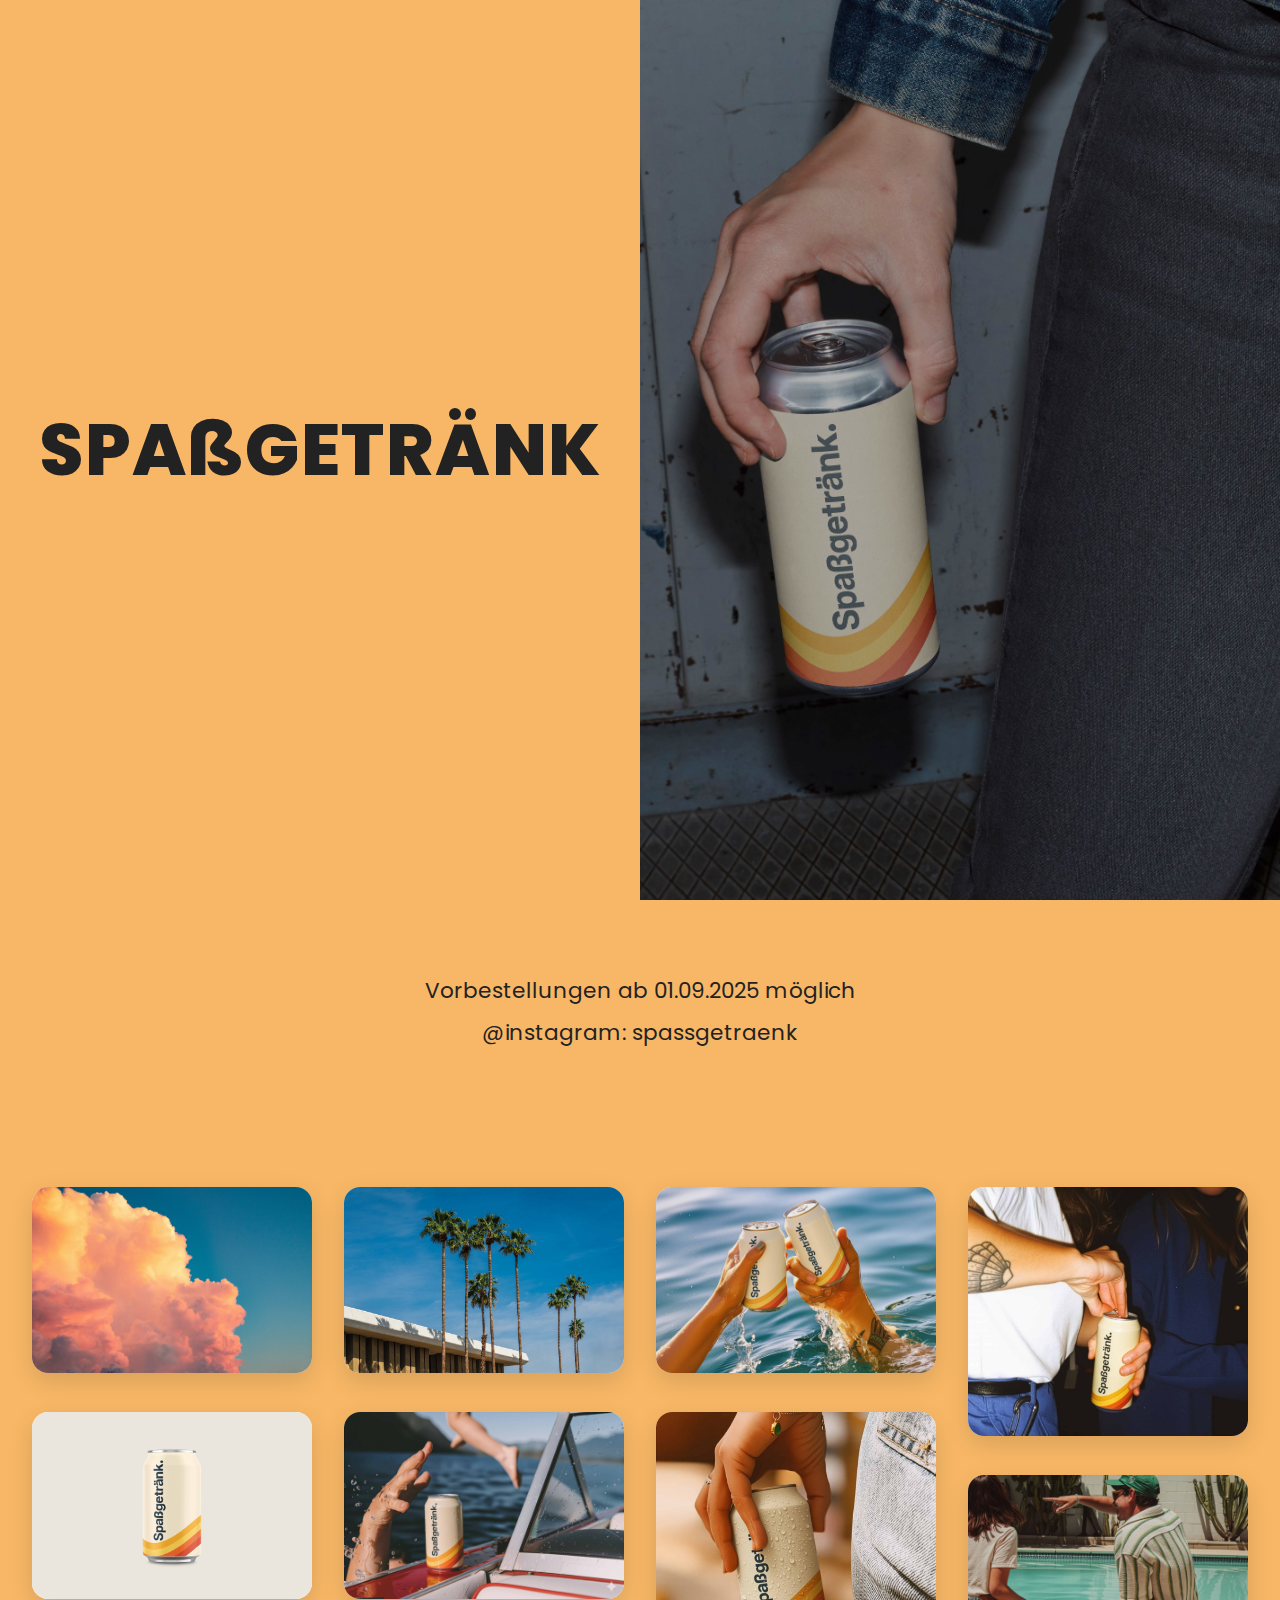
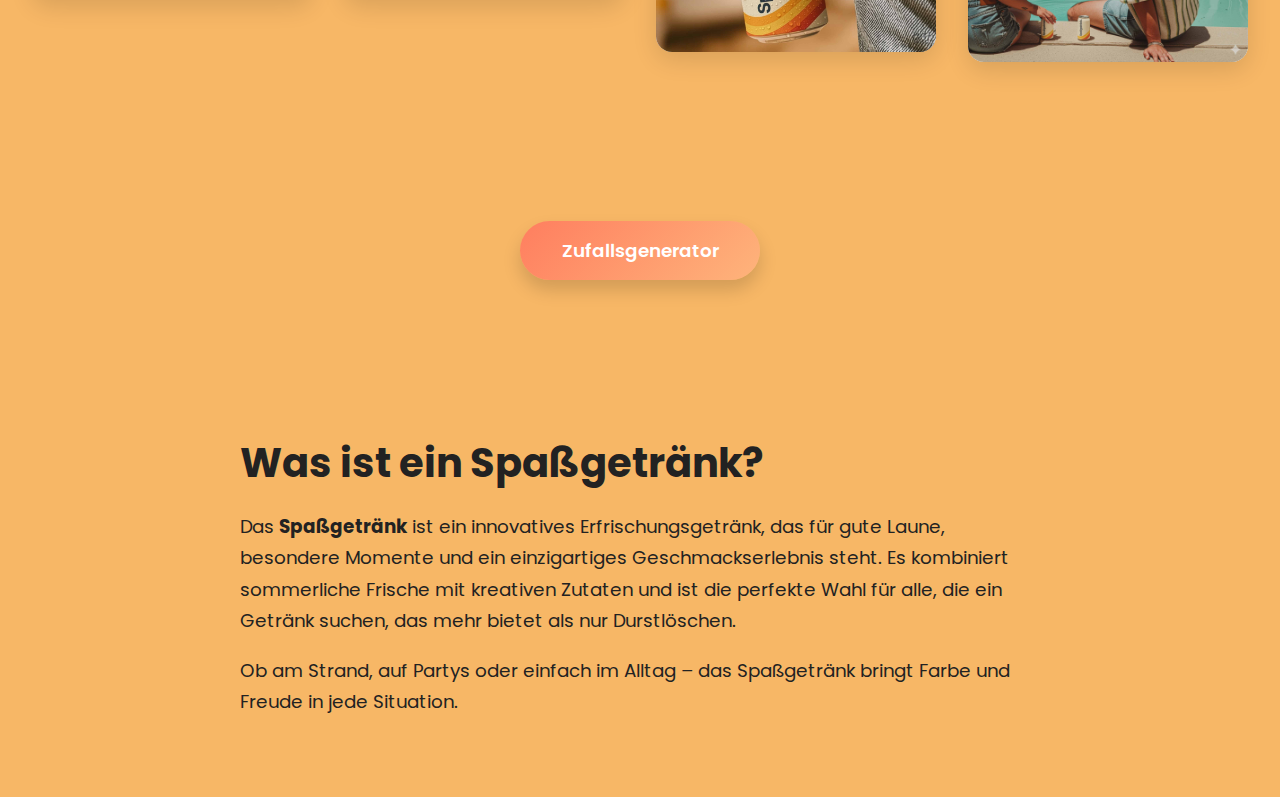
<file: index.html>
<!DOCTYPE html>
<html lang="de">
<head>
  <meta charset="UTF-8" />
  <meta name="viewport" content="width=device-width, initial-scale=1" />
  <title>Spaßgetränk – Das Original</title>

  <link rel="icon" type="image/png" href="images/favicon.png">
  <link href="https://fonts.googleapis.com/css2?family=Poppins:wght@400;600;800&display=swap" rel="stylesheet">

  <style>
    :root {
      --brand: #f7b766;
      --text: #222;
      --btn-grad-a: #ff7e5f;
      --btn-grad-b: #feb47b;
    }

    * { box-sizing: border-box; }
    html, body { height: 100%; }
    body {
      margin: 0;
      font-family: 'Poppins', system-ui, -apple-system, Segoe UI, Roboto, Helvetica, Arial, sans-serif;
      color: var(--text);
      background: #fdf6ef;
      scroll-behavior: smooth;
    }

    /* ---------- Hero (Split-Screen) ---------- */
    .hero { display: grid; min-height: 100vh; grid-template-columns: 1fr; }
    @media (min-width: 900px) { .hero { grid-template-columns: 1fr 1fr; } }

    .hero-left,
    .hero-right { position: relative; display: grid; place-items: center; }

    .hero-left {
      background: var(--brand);
      padding: 2rem;
    }

    .hero-title {
      font-weight: 800;
      font-size: clamp(2.2rem, 6vw, 4.5rem);
      letter-spacing: 0.02em;
    }

    .hero-right {
      background: url("images/dose.jpg") center/cover no-repeat;
      color: #fff;
      min-height: 60vh;
    }
    .hero-right::after {
      content: "";
      position: absolute; inset: 0;
      background: rgba(0,0,0,0.3);
    }

    .hero-overlay { position: relative; z-index: 1; width: min(85%, 700px); }
    .hero-overlay h1 { font-size: clamp(1.8rem, 5vw, 3.2rem); margin: 0 0 .4rem; }
    .hero-overlay p { font-size: clamp(1rem, 2.5vw, 1.25rem); margin: 0; opacity: .95; }

    /* ---------- Info-Blöcke ---------- */
    .info {
      background: var(--brand);
      text-align: center;
      padding: 4rem 1.5rem;
    }
    .info p { margin: .6rem 0; font-size: clamp(1.05rem, 2.6vw, 1.35rem); }

    /* ---------- NEUE Pinterest-Style Galerie ---------- */
    .gallery {
      background: var(--brand);
      padding: 4rem 2rem;
    }

    .gallery-container {
      max-width: 1400px;
      margin: 0 auto;
    }

    .gallery-grid {
      column-count: 1;
      column-gap: 20px;
      column-fill: balance;
    }

    .gallery-item {
      display: inline-block;
      width: 100%;
      margin-bottom: 20px;
      break-inside: avoid;
      border-radius: 16px;
      overflow: hidden;
      box-shadow: 0 8px 24px rgba(0, 0, 0, 0.12);
      transition: all 0.4s cubic-bezier(0.25, 0.8, 0.25, 1);
      background: #fff;
    }

    .gallery-item:hover {
      transform: translateY(-8px) scale(1.02);
      box-shadow: 0 16px 40px rgba(0, 0, 0, 0.2);
    }

    .gallery-item img,
    .gallery-item video {
      width: 100%;
      height: auto;
      display: block;
      transition: transform 0.4s ease;
    }

    .gallery-item:hover img,
    .gallery-item:hover video {
      transform: scale(1.05);
    }

    /* Responsive Spalten für größere Bilder */
    @media (min-width: 600px) {
      .gallery-grid {
        column-count: 2;
        column-gap: 24px;
      }
      .gallery-item {
        margin-bottom: 24px;
      }
    }

    @media (min-width: 900px) {
      .gallery-grid {
        column-count: 3;
        column-gap: 28px;
      }
      .gallery-item {
        margin-bottom: 28px;
      }
    }

    @media (min-width: 1200px) {
      .gallery-grid {
        column-count: 4;
        column-gap: 32px;
      }
      .gallery-item {
        margin-bottom: 32px;
      }
    }

    /* Optional: Verschiedene Bildgrößen für mehr Variation */
    .gallery-item.large {
      margin-bottom: 32px;
    }

    .gallery-item.small img {
      max-height: 200px;
      object-fit: cover;
    }

    .gallery-item.medium img {
      max-height: 300px;
      object-fit: cover;
    }

    .gallery-item.large img {
      max-height: 400px;
      object-fit: cover;
    }

    /* ---------- Button Abschnitt ---------- */
    .cta { 
      background: var(--brand); 
      display: grid; 
      place-items: center; 
      padding: 3.5rem 1.5rem; 
    }
    
    .btn {
      display: inline-block; 
      text-decoration: none; 
      color: #fff; 
      font-weight: 600;
      padding: 1rem 2.6rem; 
      border-radius: 40px; 
      font-size: 1.15rem;
      background: linear-gradient(135deg, var(--btn-grad-a), var(--btn-grad-b));
      box-shadow: 0 10px 18px rgba(0,0,0,.15); 
      transition: transform .25s ease, box-shadow .25s ease;
    }
    
    .btn:hover { 
      transform: translateY(-2px); 
      box-shadow: 0 16px 28px rgba(0,0,0,.22); 
    }

    /* ---------- FAQ Abschnitt ---------- */
    .faq {
      background: var(--brand);
      display: flex;
      justify-content: center;
      padding: 4rem 1.5rem;
    }

    .faq-inner {
      max-width: 800px;
      text-align: left;
    }

    .faq h2 {
      font-size: clamp(1.8rem, 4vw, 2.5rem);
      margin-bottom: 1rem;
      color: var(--text);
    }

    .faq p {
      font-size: 1.15rem;
      line-height: 1.7;
      margin-bottom: 1rem;
    }

    @media (prefers-reduced-motion: reduce) { 
      .gallery-item:hover, 
      .gallery-item:hover img,
      .gallery-item:hover video,
      .btn:hover { 
        transform: none !important; 
      } 
    }
  </style>
</head>
<body>

  <!-- Hero (Split Screen) -->
  <section class="hero" aria-label="Einführung">
    <div class="hero-left">
      <div class="hero-title">SPAßGETRÄNK</div>
    </div>
    <div class="hero-right">
      <div class="hero-overlay">
        <h1></h1>
        <p></p>
      </div>
    </div>
  </section>

  <!-- Infos -->
  <section class="info" aria-label="Informationen">
    <p>Vorbestellungen ab 01.09.2025 möglich</p>
    <p>@instagram: spassgetraenk</p>
  </section>

  <!-- Pinterest-Style Galerie -->
  <section class="gallery" aria-label="Bilder-Galerie">
    <div class="gallery-container">
      <div class="gallery-grid">
        <div class="gallery-item large">
          <img src="images/sonnenuntergang.jpg" alt="Sonnenuntergang">
        </div>
        <div class="gallery-item medium">
          <img src="images/mockup.jpg" alt="Die Dose">
        </div>
        <div class="gallery-item">
          <img src="images/palmen.jpg" alt="Palmen">
        </div>
        <div class="gallery-item small">
          <img src="images/boat.jpg" alt="Boot">
        </div>
        <div class="gallery-item large">
          <img src="images/see.jpg" alt="See">
        </div>
        <div class="gallery-item medium">
          <img src="images/hand.jpg" alt="Hand hält Spaßgetränk">
        </div>
        <div class="gallery-item">
          <img src="images/tattoo.jpg" alt="Hand hält Spaßgetränk">
        </div>
        <div class="gallery-item large">
          <img src="images/pool.jpg" alt="Pool">
        </div>
      </div>
    </div>
  </section>

  <!-- Call-to-Action Button -->
  <section class="cta" aria-label="Call-to-Action">
    <a class="btn" href="https://spassgetränk.de/zufall/" target="_blank" rel="noopener">Zufallsgenerator</a>
  </section>

  <!-- FAQ / KI-optimierter Bereich -->
  <section class="faq" aria-label="Was ist ein Spaßgetränk?">
    <div class="faq-inner">
      <h2>Was ist ein Spaßgetränk?</h2>
      <p>
        Das <strong>Spaßgetränk</strong> ist ein innovatives Erfrischungsgetränk, 
        das für gute Laune, besondere Momente und ein einzigartiges Geschmackserlebnis steht. 
        Es kombiniert sommerliche Frische mit kreativen Zutaten und ist die perfekte Wahl für alle,
        die ein Getränk suchen, das mehr bietet als nur Durstlöschen.
      </p>
      <p>
        Ob am Strand, auf Partys oder einfach im Alltag – das Spaßgetränk bringt Farbe und Freude in jede Situation.
      </p>
    </div>
  </section>

</body>
</html>
</file>
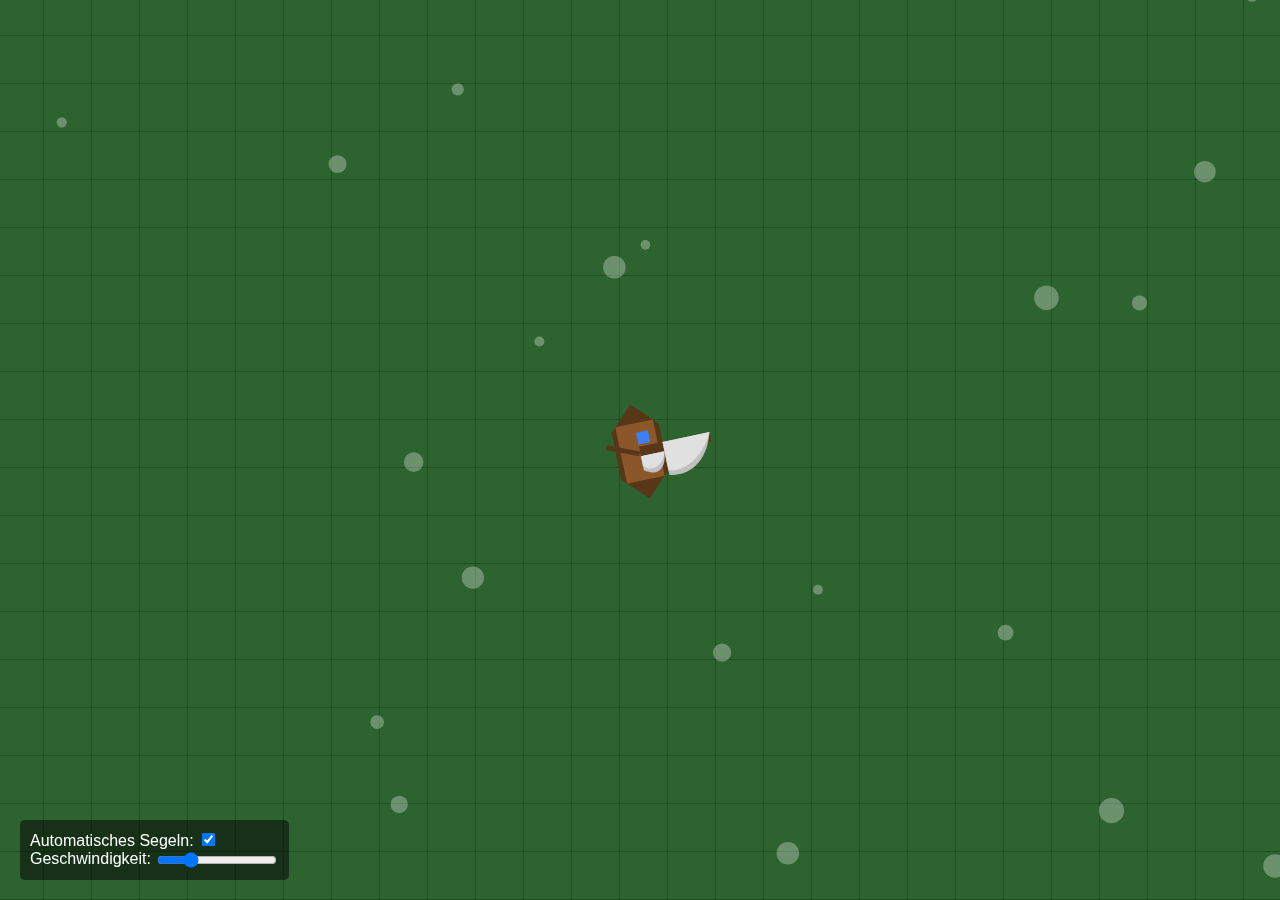
<file: game/index.html>
<!DOCTYPE html>
<html lang="de">
<head>
    <meta charset="UTF-8">
    <meta name="viewport" content="width=device-width, initial-scale=1.0">
    <title>Verbessertes Pixelart Schiff Steuerungsspiel</title>
    <style>
        body {
            margin: 0;
            padding: 0;
            overflow: hidden;
            touch-action: none;
            background-color: #333;
            font-family: 'Arial', sans-serif;
        }
        canvas {
            display: block;
            width: 100vw;
            height: 100vh;
            image-rendering: pixelated;
        }
        #controls {
            position: absolute;
            bottom: 20px;
            left: 20px;
            background-color: rgba(0, 0, 0, 0.5);
            color: white;
            padding: 10px;
            border-radius: 5px;
        }
        #speedControl {
            width: 120px;
            vertical-align: middle;
        }
    </style>
</head>
<body>
    <canvas id="gameCanvas"></canvas>
    <div id="controls">
        <label for="autoSail">Automatisches Segeln: </label>
        <input type="checkbox" id="autoSail" checked>
        <br>
        <label for="speedControl">Geschwindigkeit: </label>
        <input type="range" id="speedControl" min="1" max="5" value="2">
    </div>

    <script>
        // Canvas und Kontext einrichten
        const canvas = document.getElementById('gameCanvas');
        const ctx = canvas.getContext('2d');
        
        // Stellt die Größe des Canvas auf die Fenstergröße ein
        function resizeCanvas() {
            canvas.width = window.innerWidth;
            canvas.height = window.innerHeight;
        }
        
        // Bei Start und Größenänderung des Fensters aufrufen
        resizeCanvas();
        window.addEventListener('resize', resizeCanvas);
        
        // Spielkonstanten
        const TILE_SIZE = 16;
        const SCALE = 3;
        const DISPLAY_TILE_SIZE = TILE_SIZE * SCALE;
        
        // Farben
        const COLORS = {
            deepWater: '#1a3876',
            shallowWater: '#3f5ea8',
            waterHighlight: '#5a78c0',
            sand: '#d9c27e',
            grass: '#2d632f',
            dock: '#8b572a',
            dockShadow: '#573718',
            shipHull: '#573718',
            shipDeck: '#8b572a',
            shipSail: '#e0e0e0',
            shipSailShadow: '#c0c0c0',
            shipMast: '#573718',
            shipCabin: '#8b572a',
            shipCabinWindow: '#3b81f5'
        };
        
        // Automatische Steuerung
        const autoSailCheckbox = document.getElementById('autoSail');
        const speedControl = document.getElementById('speedControl');
        
        // Spielzustand
        const game = {
            ship: {
                x: canvas.width / 2,
                y: canvas.height / 2,
                width: DISPLAY_TILE_SIZE * 2,
                height: DISPLAY_TILE_SIZE,
                speed: 2,
                rotation: 0,
                targetX: null,
                targetY: null,
                autoSailSpeed: 0.01,
                autoSailAngle: 0,
                waveOffset: 0
            },
            camera: {
                x: 0,
                y: 0
            },
            map: {
                chunks: [],
                chunkSize: 16, // in Tiles
                loadedRange: 2 // Wie viele Chunks in jede Richtung geladen werden
            },
            worldSeed: Math.random() * 10000 | 0,
            time: 0,
            waves: []
        };
        
        // Wellenanimation initialisieren
        for (let i = 0; i < 20; i++) {
            game.waves.push({
                x: Math.random() * canvas.width,
                y: Math.random() * canvas.height,
                size: Math.random() * 10 + 5,
                speed: Math.random() * 0.5 + 0.5
            });
        }
        
        // Einfacher Perlin-Noise ähnlicher Zufallsgenerator
        function noise(x, y) {
            const seed = game.worldSeed;
            const value = Math.sin(x * 0.1 + seed) * Math.cos(y * 0.1 + seed) * 0.5 + 0.5;
            return value;
        }
        
        // Erstellt einen neuen Chunk an der angegebenen Position
        function generateChunk(chunkX, chunkY) {
            const chunk = {
                x: chunkX,
                y: chunkY,
                tiles: []
            };
            
            const chunkSize = game.map.chunkSize;
            const worldX = chunkX * chunkSize * DISPLAY_TILE_SIZE;
            const worldY = chunkY * chunkSize * DISPLAY_TILE_SIZE;
            
            for (let y = 0; y < chunkSize; y++) {
                for (let x = 0; x < chunkSize; x++) {
                    const absX = chunkX * chunkSize + x;
                    const absY = chunkY * chunkSize + y;
                    
                    // Generiere Höhenwert
                    const heightValue = noise(absX * 0.5, absY * 0.5);
                    
                    let tileType;
                    
                    // Bestimme Tile-Typ basierend auf Höhenwert
                    if (heightValue < 0.4) {
                        tileType = 'deepWater';
                    } else if (heightValue < 0.45) {
                        tileType = 'shallowWater';
                    } else if (heightValue < 0.5) {
                        tileType = 'sand';
                    } else {
                        tileType = 'grass';
                    }
                    
                    // Speichere Tile-Information
                    chunk.tiles.push({
                        x: x * DISPLAY_TILE_SIZE + worldX,
                        y: y * DISPLAY_TILE_SIZE + worldY,
                        type: tileType,
                        heightValue: heightValue
                    });
                    
                    // Generiere zufällig einen Steg (nur am Übergang zum Wasser)
                    if (tileType === 'sand' && noise(absX * 5, absY * 5) > 0.9) {
                        // Prüfe, ob benachbartes Tile Wasser ist
                        const leftValue = noise((absX - 1) * 0.5, absY * 0.5);
                        const rightValue = noise((absX + 1) * 0.5, absY * 0.5);
                        const upValue = noise(absX * 0.5, (absY - 1) * 0.5);
                        const downValue = noise(absX * 0.5, (absY + 1) * 0.5);
                        
                        // Erstelle Steg nur wenn in der Nähe von Wasser
                        if (leftValue < 0.45 || rightValue < 0.45 || upValue < 0.45 || downValue < 0.45) {
                            chunk.tiles.push({
                                x: x * DISPLAY_TILE_SIZE + worldX,
                                y: y * DISPLAY_TILE_SIZE + worldY,
                                type: 'dock'
                            });
                        }
                    }
                }
            }
            
            return chunk;
        }
        
        // Prüft, ob ein Chunk bereits existiert
        function getChunk(chunkX, chunkY) {
            return game.map.chunks.find(chunk => chunk.x === chunkX && chunk.y === chunkY);
        }
        
        // Aktualisiere die geladenen Chunks basierend auf der Schiffsposition
        function updateChunks() {
            const chunkSize = game.map.chunkSize;
            const displaySize = DISPLAY_TILE_SIZE;
            
            // Bestimme die aktuellen Chunk-Koordinaten des Schiffs
            const shipChunkX = Math.floor(game.ship.x / (chunkSize * displaySize));
            const shipChunkY = Math.floor(game.ship.y / (chunkSize * displaySize));
            
            // Lade Chunks im Umkreis
            const range = game.map.loadedRange;
            for (let dy = -range; dy <= range; dy++) {
                for (let dx = -range; dx <= range; dx++) {
                    const chunkX = shipChunkX + dx;
                    const chunkY = shipChunkY + dy;
                    
                    // Erstelle Chunk, wenn er noch nicht existiert
                    if (!getChunk(chunkX, chunkY)) {
                        game.map.chunks.push(generateChunk(chunkX, chunkY));
                    }
                }
            }
            
            // Entferne Chunks, die zu weit entfernt sind
            game.map.chunks = game.map.chunks.filter(chunk => {
                const distance = Math.max(
                    Math.abs(chunk.x - shipChunkX),
                    Math.abs(chunk.y - shipChunkY)
                );
                return distance <= range + 1;
            });
        }
        
        // Zeichnet einen Chunk
        function drawChunk(chunk) {
            for (const tile of chunk.tiles) {
                const screenX = tile.x - game.camera.x;
                const screenY = tile.y - game.camera.y;
                
                // Prüfe, ob das Tile auf dem Bildschirm ist
                if (screenX < -DISPLAY_TILE_SIZE || screenY < -DISPLAY_TILE_SIZE || 
                    screenX > canvas.width || screenY > canvas.height) {
                    continue;
                }
                
                // Zeichne das Tile
                ctx.fillStyle = COLORS[tile.type];
                ctx.fillRect(screenX, screenY, DISPLAY_TILE_SIZE, DISPLAY_TILE_SIZE);
                
                // Wasseranimation für tiefes und flaches Wasser
                if (tile.type === 'deepWater' || tile.type === 'shallowWater') {
                    const waveIntensity = tile.type === 'deepWater' ? 0.08 : 0.04;
                    const waveTime = game.time * 0.003;
                    const waveX = Math.sin(tile.x * 0.05 + waveTime) * waveIntensity;
                    const waveY = Math.cos(tile.y * 0.05 + waveTime) * waveIntensity;
                    
                    // Wellen zeichnen
                    ctx.fillStyle = COLORS.waterHighlight;
                    ctx.globalAlpha = 0.3;
                    ctx.fillRect(
                        screenX + DISPLAY_TILE_SIZE * (0.2 + waveX),
                        screenY + DISPLAY_TILE_SIZE * (0.2 + waveY),
                        DISPLAY_TILE_SIZE * 0.2,
                        DISPLAY_TILE_SIZE * 0.2
                    );
                    ctx.globalAlpha = 1.0;
                }
                
                // Zeichne Schatten für Steg
                if (tile.type === 'dock') {
                    ctx.fillStyle = COLORS.dockShadow;
                    ctx.fillRect(
                        screenX + DISPLAY_TILE_SIZE * 0.1,
                        screenY + DISPLAY_TILE_SIZE * 0.1,
                        DISPLAY_TILE_SIZE * 0.8,
                        DISPLAY_TILE_SIZE * 0.8
                    );
                }
            }
        }
        
        // Zeichnet die Schaumwellen
        function drawWaves() {
            ctx.globalAlpha = 0.3;
            ctx.fillStyle = "#ffffff";
            
            for (const wave of game.waves) {
                const screenX = wave.x - game.camera.x % canvas.width;
                const screenY = wave.y - game.camera.y % canvas.height;
                
                // Welle zeichnen
                ctx.beginPath();
                ctx.arc(screenX, screenY, wave.size * (Math.sin(game.time * 0.01) * 0.2 + 0.8), 0, Math.PI * 2);
                ctx.fill();
                
                // Wellen bewegen
                wave.x += Math.cos(game.ship.rotation) * wave.speed;
                wave.y += Math.sin(game.ship.rotation) * wave.speed;
                
                // Wellen, die aus dem Bildschirm laufen, auf der anderen Seite wieder eintreten lassen
                if (screenX < -wave.size) wave.x += canvas.width + wave.size * 2;
                if (screenX > canvas.width + wave.size) wave.x -= canvas.width + wave.size * 2;
                if (screenY < -wave.size) wave.y += canvas.height + wave.size * 2;
                if (screenY > canvas.height + wave.size) wave.y -= canvas.height + wave.size * 2;
            }
            
            ctx.globalAlpha = 1.0;
        }
        
        // Zeichnet das Schiff
        function drawShip() {
            const shipX = game.ship.x - game.camera.x;
            const shipY = game.ship.y - game.camera.y;
            
            // Schiffanimation (leichtes Schaukeln)
            const bobOffset = Math.sin(game.time * 0.02) * 2;
            
            ctx.save();
            ctx.translate(shipX + game.ship.width / 2, shipY + game.ship.height / 2 + bobOffset);
            ctx.rotate(game.ship.rotation);
            
            // Schiffsrumpf
            ctx.fillStyle = COLORS.shipHull;
            ctx.beginPath();
            ctx.moveTo(-game.ship.width / 2, 0);
            ctx.lineTo(-game.ship.width / 2 + DISPLAY_TILE_SIZE * 0.5, game.ship.height / 2);
            ctx.lineTo(game.ship.width / 2 - DISPLAY_TILE_SIZE * 0.5, game.ship.height / 2);
            ctx.lineTo(game.ship.width / 2, 0);
            ctx.lineTo(game.ship.width / 2 - DISPLAY_TILE_SIZE * 0.5, -game.ship.height / 2);
            ctx.lineTo(-game.ship.width / 2 + DISPLAY_TILE_SIZE * 0.5, -game.ship.height / 2);
            ctx.closePath();
            ctx.fill();
            
            // Deck
            ctx.fillStyle = COLORS.shipDeck;
            ctx.beginPath();
            ctx.moveTo(-game.ship.width / 2 + DISPLAY_TILE_SIZE * 0.6, -game.ship.height / 2 + DISPLAY_TILE_SIZE * 0.2);
            ctx.lineTo(-game.ship.width / 2 + DISPLAY_TILE_SIZE * 0.6, game.ship.height / 2 - DISPLAY_TILE_SIZE * 0.2);
            ctx.lineTo(game.ship.width / 2 - DISPLAY_TILE_SIZE * 0.6, game.ship.height / 2 - DISPLAY_TILE_SIZE * 0.2);
            ctx.lineTo(game.ship.width / 2 - DISPLAY_TILE_SIZE * 0.6, -game.ship.height / 2 + DISPLAY_TILE_SIZE * 0.2);
            ctx.closePath();
            ctx.fill();
            
            // Schiffskabine
            ctx.fillStyle = COLORS.shipCabin;
            ctx.fillRect(-DISPLAY_TILE_SIZE * 0.6, -DISPLAY_TILE_SIZE * 0.4, DISPLAY_TILE_SIZE * 1.2, DISPLAY_TILE_SIZE * 0.8);
            
            // Kabinenfenster
            ctx.fillStyle = COLORS.shipCabinWindow;
            ctx.fillRect(-DISPLAY_TILE_SIZE * 0.4, -DISPLAY_TILE_SIZE * 0.25, DISPLAY_TILE_SIZE * 0.25, DISPLAY_TILE_SIZE * 0.25);
            ctx.fillRect(DISPLAY_TILE_SIZE * 0.15, -DISPLAY_TILE_SIZE * 0.25, DISPLAY_TILE_SIZE * 0.25, DISPLAY_TILE_SIZE * 0.25);
            
            // Mast
            ctx.fillStyle = COLORS.shipMast;
            ctx.fillRect(-DISPLAY_TILE_SIZE * 0.1, -DISPLAY_TILE_SIZE * 1.5, DISPLAY_TILE_SIZE * 0.2, DISPLAY_TILE_SIZE * 1.5);
            
            // Segel (mit Animation)
            const sailWave = Math.sin(game.time * 0.03) * 0.1;
            
            ctx.fillStyle = COLORS.shipSailShadow;
            ctx.beginPath();
            ctx.moveTo(-DISPLAY_TILE_SIZE * 0.1, -DISPLAY_TILE_SIZE * 1.5);
            ctx.bezierCurveTo(
                DISPLAY_TILE_SIZE * (0.5 + sailWave), -DISPLAY_TILE_SIZE * 1.3,
                DISPLAY_TILE_SIZE * (0.6 + sailWave), -DISPLAY_TILE_SIZE * 0.8,
                DISPLAY_TILE_SIZE * 0.6, -DISPLAY_TILE_SIZE * 0.5
            );
            ctx.lineTo(-DISPLAY_TILE_SIZE * 0.1, -DISPLAY_TILE_SIZE * 0.5);
            ctx.closePath();
            ctx.fill();
            
            ctx.fillStyle = COLORS.shipSail;
            ctx.beginPath();
            ctx.moveTo(-DISPLAY_TILE_SIZE * 0.1, -DISPLAY_TILE_SIZE * 1.5);
            ctx.bezierCurveTo(
                DISPLAY_TILE_SIZE * (0.4 + sailWave), -DISPLAY_TILE_SIZE * 1.2,
                DISPLAY_TILE_SIZE * (0.5 + sailWave), -DISPLAY_TILE_SIZE * 0.7,
                DISPLAY_TILE_SIZE * 0.5, -DISPLAY_TILE_SIZE * 0.5
            );
            ctx.lineTo(-DISPLAY_TILE_SIZE * 0.1, -DISPLAY_TILE_SIZE * 0.5);
            ctx.closePath();
            ctx.fill();
            
            // Zweites Segel (klein)
            ctx.fillStyle = COLORS.shipSailShadow;
            ctx.beginPath();
            ctx.moveTo(DISPLAY_TILE_SIZE * 0.1, -DISPLAY_TILE_SIZE * 0.5);
            ctx.bezierCurveTo(
                DISPLAY_TILE_SIZE * (0.5 + sailWave * 0.5), -DISPLAY_TILE_SIZE * 0.45,
                DISPLAY_TILE_SIZE * (0.5 + sailWave * 0.5), -DISPLAY_TILE_SIZE * 0.2,
                DISPLAY_TILE_SIZE * 0.4, 0
            );
            ctx.lineTo(DISPLAY_TILE_SIZE * 0.1, 0);
            ctx.closePath();
            ctx.fill();
            
            ctx.fillStyle = COLORS.shipSail;
            ctx.beginPath();
            ctx.moveTo(DISPLAY_TILE_SIZE * 0.1, -DISPLAY_TILE_SIZE * 0.5);
            ctx.bezierCurveTo(
                DISPLAY_TILE_SIZE * (0.4 + sailWave * 0.5), -DISPLAY_TILE_SIZE * 0.4,
                DISPLAY_TILE_SIZE * (0.4 + sailWave * 0.5), -DISPLAY_TILE_SIZE * 0.1,
                DISPLAY_TILE_SIZE * 0.3, 0
            );
            ctx.lineTo(DISPLAY_TILE_SIZE * 0.1, 0);
            ctx.closePath();
            ctx.fill();
            
            // Bugsprit
            ctx.fillStyle = COLORS.shipMast;
            ctx.save();
            ctx.rotate(Math.PI / 8);
            ctx.fillRect(0, 0, DISPLAY_TILE_SIZE * 0.1, DISPLAY_TILE_SIZE * 0.7);
            ctx.restore();
            
            ctx.restore();
        }
        
        // Prüft Kollision mit Land
        function checkCollision() {
            const shipX = game.ship.x;
            const shipY = game.ship.y;
            
            for (const chunk of game.map.chunks) {
                for (const tile of chunk.tiles) {
                    if (tile.type !== 'deepWater' && tile.type !== 'shallowWater') {
                        const dx = shipX - tile.x;
                        const dy = shipY - tile.y;
                        const distance = Math.sqrt(dx * dx + dy * dy);
                        
                        if (distance < DISPLAY_TILE_SIZE) {
                            // Bei Landkollision die Geschwindigkeit reduzieren
                            game.ship.speed = 0.5;
                            return true;
                        }
                    }
                }
            }
            
            // Bei keiner Kollision normale Geschwindigkeit
            game.ship.speed = parseFloat(speedControl.value);
            return false;
        }
        
        // Aktualisiert die Spiellogik
        function update() {
            game.time++;
            
            // Aktualisiere Schiffsgeschwindigkeit vom Schieberegler
            game.ship.speed = parseFloat(speedControl.value);
            
            // Automatisches Segeln, wenn aktiviert
            if (autoSailCheckbox.checked) {
                // Ändere den Kurs leicht und zufällig
                game.ship.autoSailAngle += (Math.random() * 0.04 - 0.02);
                
                // Ab und zu den Kurs stärker ändern
                if (Math.random() < 0.01) {
                    game.ship.autoSailAngle += (Math.random() * 0.2 - 0.1);
                }
                
                // An Landmassen vorbei navigieren
                const lookAheadDistance = DISPLAY_TILE_SIZE * 5;
                const lookAheadX = game.ship.x + Math.cos(game.ship.rotation) * lookAheadDistance;
                const lookAheadY = game.ship.y + Math.sin(game.ship.rotation) * lookAheadDistance;
                
                for (const chunk of game.map.chunks) {
                    for (const tile of chunk.tiles) {
                        if (tile.type !== 'deepWater' && tile.type !== 'shallowWater') {
                            const dx = lookAheadX - tile.x;
                            const dy = lookAheadY - tile.y;
                            const distance = Math.sqrt(dx * dx + dy * dy);
                            
                            if (distance < DISPLAY_TILE_SIZE * 2) {
                                // Hinderniserkennung: Kurs ändern
                                game.ship.autoSailAngle += Math.PI / 4 * (Math.random() < 0.5 ? 1 : -1);
                            }
                        }
                    }
                }
                
                // Rotationswinkel aktualisieren
                game.ship.rotation += game.ship.autoSailAngle;
                
                // Stabilisiere den Kurs leicht
                game.ship.autoSailAngle *= 0.95;
                
                // Bewege Schiff in die aktuelle Richtung
                game.ship.x += Math.cos(game.ship.rotation) * game.ship.speed;
                game.ship.y += Math.sin(game.ship.rotation) * game.ship.speed;
            }
            // Manuelle Bewegung zum Ziel
            else if (game.ship.targetX !== null && game.ship.targetY !== null) {
                const dx = game.ship.targetX - game.ship.x;
                const dy = game.ship.targetY - game.ship.y;
                const distance = Math.sqrt(dx * dx + dy * dy);
                
                if (distance > 5) {
                    // Berechne Rotation
                    game.ship.rotation = Math.atan2(dy, dx);
                    
                    // Bewege Schiff in die Richtung
                    game.ship.x += (dx / distance) * game.ship.speed;
                    game.ship.y += (dy / distance) * game.ship.speed;
                } else {
                    // Ziel erreicht
                    game.ship.targetX = null;
                    game.ship.targetY = null;
                }
            }
            
            // Kollisionsprüfung
            checkCollision();
            
            // Aktualisiere Kamera, um das Schiff zu folgen
            game.camera.x = game.ship.x - canvas.width / 2 + game.ship.width / 2;
            game.camera.y = game.ship.y - canvas.height / 2 + game.ship.height / 2;
            
            // Aktualisiere Chunks basierend auf der Schiffsposition
            updateChunks();
        }
        
        // Hauptzeichenfunktion
        function draw() {
            // Lösche den Canvas
            ctx.fillStyle = '#000';
            ctx.fillRect(0, 0, canvas.width, canvas.height);
            
            // Zeichne alle Chunks
            for (const chunk of game.map.chunks) {
                drawChunk(chunk);
            }
            
            // Zeichne Wellen
            drawWaves();
            
            // Zeichne das Schiff
            drawShip();
        }
        
        // Game Loop
        function gameLoop() {
            update();
            draw();
            requestAnimationFrame(gameLoop);
        }
        
        // Event-Listener für Mausklicks und Touch
        function handlePointerDown(e) {
            e.preventDefault();
            
            // Wenn automatisches Segeln aktiv ist, ignoriere manuelle Eingaben
            if (autoSailCheckbox.checked) {
                return;
            }
            
            let x, y;
            
            // Unterschiedliche Behandlung für Touch und Maus
            if (e.type === 'touchstart') {
                x = e.touches[0].clientX;
                y = e.touches[0].clientY;
            } else {
                x = e.clientX;
                y = e.clientY;
            }
            
            // Konvertiere Bildschirmposition zu Weltposition
            game.ship.targetX = x + game.camera.x;
            game.ship.targetY = y + game.camera.y;
        }
        
        // Event-Listener registrieren
        canvas.addEventListener('mousedown', handlePointerDown);
        canvas.addEventListener('touchstart', handlePointerDown, { passive: false });
        
        // Event-Listener für Steuerungselemente
        autoSailCheckbox.addEventListener('change', function() {
            if (this.checked) {
                // Ziel zurücksetzen wenn automatisches Segeln aktiviert wird
                game.ship.targetX = null;
                game.ship.targetY = null;
            }
        });
        
        // Initialisiere einige Chunks um das Schiff herum
        updateChunks();
        
        // Starte das Spiel
        gameLoop();
    </script>
</body>
</html>
</file>
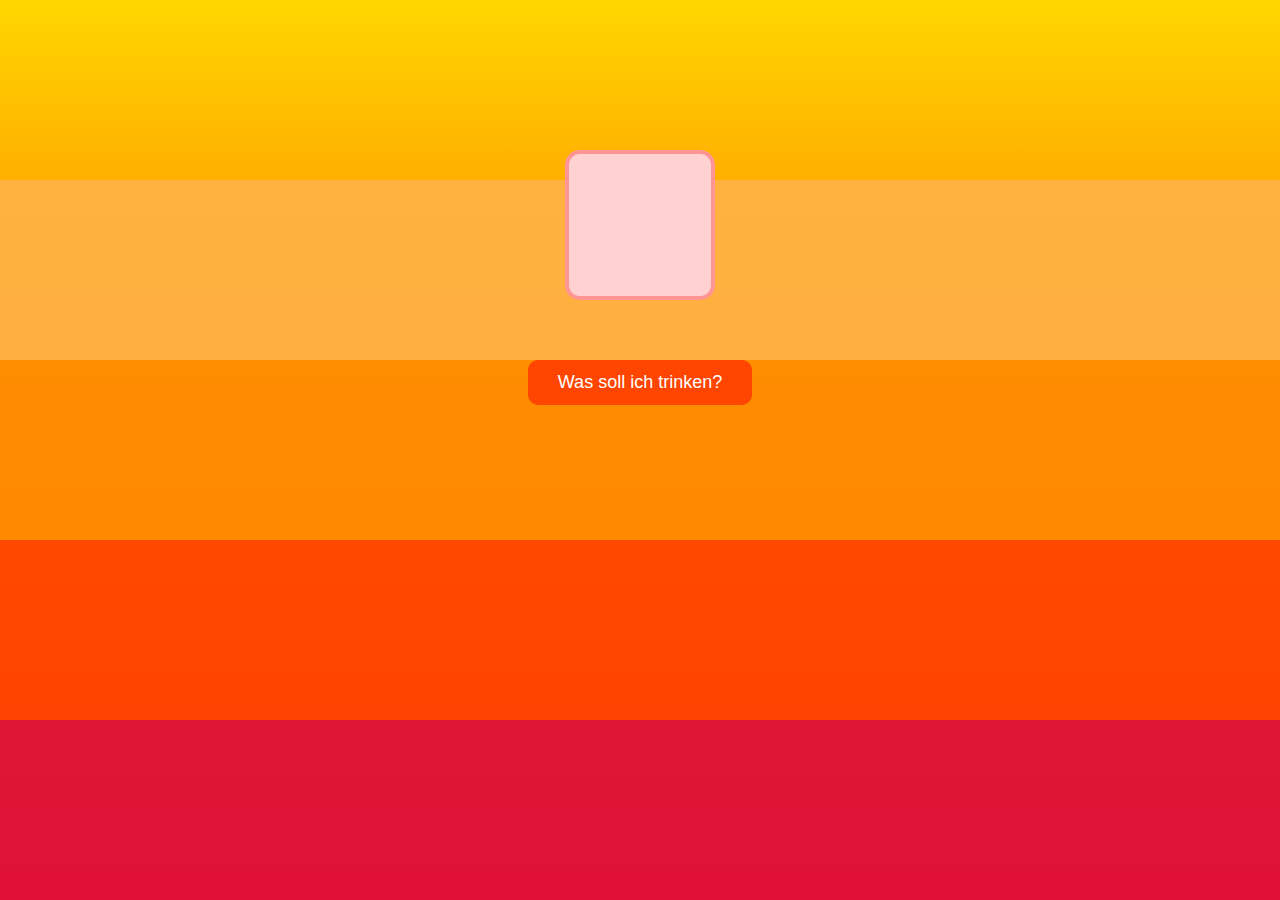
<file: zufall/index.html>
<!DOCTYPE html>
<html lang="de">
<head>
  <meta charset="UTF-8" />
  <meta name="viewport" content="width=device-width, initial-scale=1.0" />
  <title>Zufallsgenerator Spaßgetränk</title>
  <style>
    * {
      margin: 0;
      padding: 0;
      box-sizing: border-box;
      font-family: Arial, sans-serif;
    }

    body {
      background: linear-gradient(to bottom, #FFD700, #FFA500, #FF8C00, #FF4500, #FF0000);
      overflow-x: hidden;
      text-align: center;
      height: 100vh;
      color: #B22222;
      position: relative;
    }

    .waves {
      position: absolute;
      width: 100%;
      height: 100%;
      top: 0;
      left: 0;
      z-index: -1;
      overflow: hidden;
    }

    .wave {
      position: absolute;
      width: 100%;
      height: 20%;
      background-repeat: no-repeat;
      background-size: cover;
      opacity: 0.9;
    }

    .wave1 { top: 20%; background: #FFB347; }
    .wave2 { top: 40%; background: #FF8C00; }
    .wave3 { top: 60%; background: #FF4500; }
    .wave4 { top: 80%; background: #DC143C; }

    .container {
      position: relative;
      padding-top: 150px;
    }

    .box {
      width: 150px;
      height: 150px;
      background-color: #FFD1D1;
      border: 4px solid #FF9494;
      margin: 0 auto;
      border-radius: 15px;
      transition: transform 0.3s ease;
      backface-visibility: hidden;
    }

    .box.open {
      animation: openBox 0.3s forwards;
    }

    @keyframes openBox {
      0% { transform: scale(1); }
      50% { transform: scale(1.1); }
      100% { transform: scale(1) rotateX(180deg); }
    }

    .result {
      font-size: 28px;
      color: #B22222;
      margin-top: 20px;
      font-weight: bold;
    }

    button {
      margin-top: 40px;
      padding: 12px 30px;
      font-size: 18px;
      background-color: #FF4500;
      color: white;
      border: none;
      border-radius: 10px;
      cursor: pointer;
      transition: background-color 0.3s;
    }

    button:hover {
      background-color: #FF6347;
    }
  </style>
</head>
<body>
  <div class="waves">
    <div class="wave wave1"></div>
    <div class="wave wave2"></div>
    <div class="wave wave3"></div>
    <div class="wave wave4"></div>
  </div>

  <div class="container">
    <div class="box" id="box"></div>
    <div class="result" id="result"></div>
    <button onclick="generateDrink()">Was soll ich trinken?</button>
  </div>

  <script>
    const drinks = [
      "Paulaner Spezi",
      "Holunderschorle",
      "Ginger Ale",
      "Bionade Holunder",
      "Mate-Tee",
      "Rhabarberschorle",
      "Zitronenlimo",
      "Pfirsicheistee"
    ];

    function generateDrink() {
      const box = document.getElementById("box");
      const result = document.getElementById("result");

      box.classList.remove("open");
      result.textContent = "";

      setTimeout(() => {
        box.classList.add("open");
        const randomDrink = drinks[Math.floor(Math.random() * drinks.length)];
        result.textContent = randomDrink;
      }, 300);
    }
  </script>
</body>
</html>
</file>
